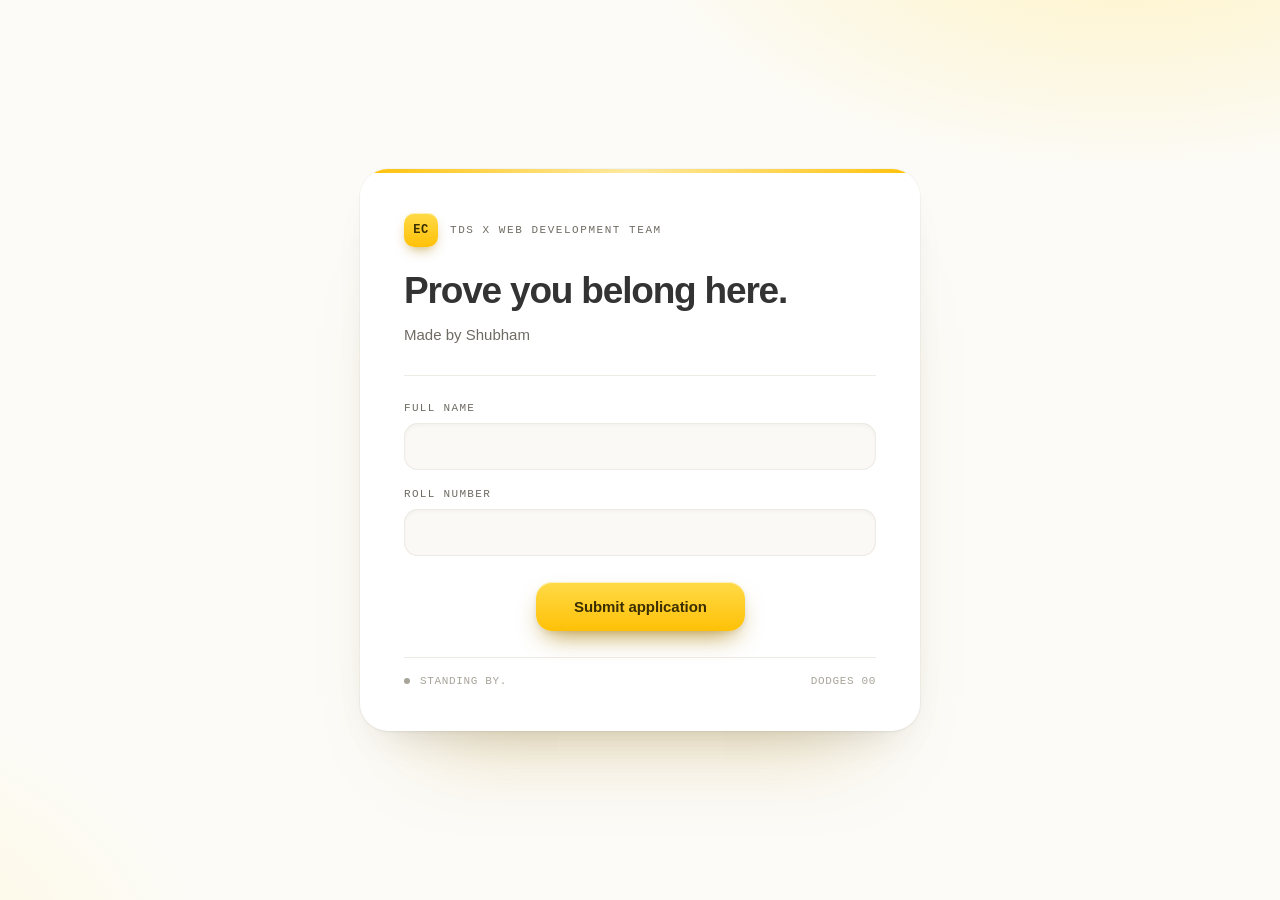
<file: index.html>
<!DOCTYPE html>
<html lang="en">
<head>
<meta charset="utf-8" />
<meta name="viewport" content="width=device-width, initial-scale=1" />
<title>TDS X Web Development Team</title>



<link rel="stylesheet" href="style.css" />
</head>
<body>

<main class="stage">


  <section class="portal" id="arena">
    <header class="crest">
      <span class="seal" aria-hidden="true">EC</span>
      <p class="eyebrow">TDS X Web Development Team</p>
    </header>

    <h1 class="headline">Prove you belong here.</h1>
    <p class="deck">Made by Shubham</p>

    <form class="intake" id="intakeForm" autocomplete="off">
      <div class="field">
        <label class="label" for="name">Full name</label>
        <input class="input" id="name" name="name" type="text"
               placeholder="" maxlength="60" required />
      </div>

      <div class="field">
        <label class="label" for="roll">Roll number</label>
        <input class="input" id="roll" name="roll" type="text"
               placeholder="" pattern="[A-Za-z0-9]{4,12}"
               title="4–12 letters or digits" required />
      </div>
    
      <button class="sneaky-btn" id="sneakyBtn" type="submit"
              tabindex="-1" aria-label="Submit application">
        <span class="btn-face" id="btnFace">Submit application</span>
      </button>
    </form>

    <footer class="log" id="log" aria-live="polite">
      <span class="log-dot" aria-hidden="true"></span>
      <span class="log-text" id="logText">Standing by.</span>
      <span class="log-count" id="logCount">dodges 00</span>
    </footer>
  </section>


  <section class="cleared" id="cleared" hidden>
    <svg class="tick" viewBox="0 0 52 52" aria-hidden="true">
      <circle class="tick-ring" cx="26" cy="26" r="23" />
      <path class="tick-path" d="M15.5 27 L22.5 34 L37 19" />
    </svg>

    <h2 class="cleared-title">Congratulations! You passed the first filter.</h2>
    <p class="cleared-deck" id="clearedDeck">Application received.</p>

    <dl class="receipt">
      <div><dt>Candidate</dt><dd id="rCandidate">—</dd></div>
      <div><dt>Clearance</dt><dd id="rCode">—</dd></div>
    </dl>

    <button class="ghost-btn" id="resetBtn" type="button">Run it back</button>
  </section>

</main>

<script src="script.js"></script>
</body>
</html>
</file>
<file: style.css>
:root {
 
  --paper:      #FFFFFF;
  --stage:      #FCFBF7;
  --wash:       #FFFAE6;
  --line:       #EDEBE3;

  --ink:        #333333;
  --ink-mute:   #6E6B62;
  --ink-faint:  #A8A49A;

  --gold:       #FFC107;
  --gold-lift:  #FFDA47;
  --gold-deep:  #A97C00;
  --gold-ink:   #3A2E00;

  --sans: "Segoe UI Variable Display", "Segoe UI", -apple-system, BlinkMacSystemFont,
          "Inter", "Helvetica Neue", Arial, sans-serif;
  --mono: ui-monospace, "Cascadia Mono", "SF Mono", "JetBrains Mono", Consolas,
          "Liberation Mono", monospace;

  
  --snap:  cubic-bezier(.22, 1.42, .36, 1);  
  --glide: cubic-bezier(.32, .72, .16, 1);
}

*, *::before, *::after { box-sizing: border-box; }

html { -webkit-text-size-adjust: 100%; }

body {
  margin: 0;
  min-height: 100svh;
  display: grid;
  place-items: center;
  padding: 48px 20px;
  font-family: var(--sans);
  color: var(--ink);
  -webkit-font-smoothing: antialiased;
  background:
    radial-gradient(820px 460px at 88% -12%, #FFF2BE 0%, transparent 62%),
    radial-gradient(680px 480px at -14% 108%, #FFF8DC 0%, transparent 58%),
    var(--stage);
}

.stage { width: min(560px, 100%); position: relative; }



.portal {
  position: relative;
  overflow: hidden;
  padding: clamp(28px, 6vw, 44px);
  border-radius: 28px;
  background: var(--paper);
  box-shadow:
    0 0 0 1px rgba(51, 51, 51, .04),
    0 2px 3px rgba(51, 51, 51, .025),
    0 20px 44px -26px rgba(51, 51, 51, .22),
    0 64px 88px -64px rgba(169, 124, 0, .38),
    inset 0 1px 0 #FFFFFF;
  transition: opacity .42s var(--glide), transform .42s var(--glide);
}

.portal::before {                  
  content: "";
  position: absolute;
  inset: 0 0 auto;
  height: 4px;
  background: linear-gradient(90deg, var(--gold) 0%, #FFE9A0 48%, var(--gold) 100%);
}

.portal.vanish {
  opacity: 0;
  transform: translateY(-12px) scale(.975);
  pointer-events: none;
}



.crest { display: flex; align-items: center; gap: 12px; }

.seal {
  display: grid;
  place-items: center;
  width: 34px; height: 34px;
  border-radius: 10px;
  background: linear-gradient(180deg, var(--gold-lift), var(--gold));
  color: var(--gold-ink);
  font-family: var(--mono);
  font-size: 12px;
  font-weight: 700;
  letter-spacing: .04em;
  box-shadow: 0 6px 14px -6px rgba(169, 124, 0, .85), inset 0 1px 0 rgba(255,255,255,.6);
}

.eyebrow {
  margin: 0;
  font-family: var(--mono);
  font-size: 11px;
  letter-spacing: .14em;
  text-transform: uppercase;
  color: var(--ink-mute);
}

.sep { color: var(--gold); font-style: normal; padding: 0 2px; }



.headline {
  margin: 24px 0 0;
  font-size: clamp(29px, 7.4vw, 37px);
  font-weight: 700;
  line-height: 1.06;
  letter-spacing: -.032em;
}

.deck {
  margin: 13px 0 0;
  max-width: 40ch;
  font-size: 15px;
  line-height: 1.6;
  color: var(--ink-mute);
}


/* ---------- fields ---------- */

.intake {
  display: grid;
  gap: 18px;
  margin-top: 28px;
  padding-top: 26px;
  border-top: 1px solid var(--line);
}

.row { display: grid; grid-template-columns: 1fr 1fr; gap: 16px; }

.label {
  display: block;
  margin-bottom: 9px;
  font-family: var(--mono);
  font-size: 11px;
  letter-spacing: .12em;
  text-transform: uppercase;
  color: var(--ink-mute);
  transition: color .3s var(--glide);
}

.field:focus-within .label { color: var(--gold-deep); }

.input {
  width: 100%;
  padding: 15px 16px;
  border: 0;
  border-radius: 14px;
  background: #FAF9F5;
  color: var(--ink);
  font-family: var(--sans);
  font-size: 15px;
  box-shadow:
    inset 0 0 0 1px var(--line),
    inset 0 2px 4px rgba(51, 51, 51, .045);
  transition:
    box-shadow .34s var(--glide),
    background .34s var(--glide),
    transform  .34s var(--snap);
}

.input::placeholder { color: var(--ink-faint); }

.input:focus-visible,
.input:focus {
  outline: none;
  background: var(--paper);
  transform: translateY(-2px);
  box-shadow:
    inset 0 0 0 1.5px var(--gold),
    0 10px 20px -12px rgba(169, 124, 0, .7);
}


.picker { position: relative; }

.select {
  appearance: none;
  -webkit-appearance: none;
  padding-right: 40px;
  cursor: pointer;
}

.select:invalid { color: var(--ink-faint); }   

.chevron {
  position: absolute;
  top: 50%; right: 15px;
  width: 12px;
  transform: translateY(-50%);
  fill: none;
  stroke: var(--gold-deep);
  stroke-width: 1.8;
  stroke-linecap: round;
  pointer-events: none;
}




.sneaky-btn {
  position: relative;
  z-index: 3;                     
  justify-self: center;
  margin-top: 8px;
  padding: 16px 38px;
  border: 0;
  border-radius: 16px;
  background: linear-gradient(180deg, var(--gold-lift) 0%, var(--gold) 100%);
  color: var(--gold-ink);
  font-family: var(--sans);
  font-size: 15px;
  font-weight: 650;
  letter-spacing: -.005em;
  white-space: nowrap;
  cursor: pointer;
  overflow: hidden;
  user-select: none;
  will-change: transform;
  box-shadow:
    inset 0 1px 0 rgba(255, 255, 255, .65),
    0 12px 26px -10px rgba(169, 124, 0, .9),
    0 2px 5px rgba(51, 51, 51, .09);
  
  transition: transform .24s var(--snap), box-shadow .3s var(--glide);
}

.sneaky-btn::after {               
  content: "";
  position: absolute;
  inset: 0;
  background: linear-gradient(104deg,
    transparent 42%, rgba(255, 255, 255, .5) 50%, transparent 58%);
  transform: translateX(-130%);
  animation: sheen 4.2s var(--glide) 1.4s infinite;
}

.sneaky-btn:active { transform: scale(.96); }

/* Disarmed via DevTools? Then you've earned a hover state. */
.sneaky-btn.tamed:hover {
  box-shadow:
    inset 0 1px 0 rgba(255, 255, 255, .65),
    0 18px 34px -10px rgba(169, 124, 0, 1),
    0 2px 5px rgba(51, 51, 51, .09);
}

.btn-face { position: relative; z-index: 1; }


/* ---------- intake log (live commentary) ---------- */

.log {
  display: flex;
  align-items: center;
  gap: 10px;
  margin-top: 26px;
  padding-top: 17px;
  border-top: 1px solid var(--line);
  font-family: var(--mono);
  font-size: 11px;
  letter-spacing: .06em;
  text-transform: uppercase;
  color: var(--ink-faint);
}

.log-dot {
  flex: none;
  width: 6px; height: 6px;
  border-radius: 50%;
  background: var(--ink-faint);
  transition: background .3s var(--glide), box-shadow .3s var(--glide);
}

.log.hot { color: var(--gold-deep); }
.log.hot .log-dot { background: var(--gold); box-shadow: 0 0 0 4px var(--wash); }

.log-text { transition: opacity .2s var(--glide); }
.log.blink .log-text { opacity: 0; }

.log-count { margin-left: auto; flex: none; font-variant-numeric: tabular-nums; }




.cleared {
  position: relative;
  padding: clamp(38px, 8vw, 54px) clamp(28px, 6vw, 44px);
  border-radius: 28px;
  text-align: center;
  background: var(--paper);
  box-shadow:
    0 0 0 1px rgba(51, 51, 51, .04),
    0 20px 44px -26px rgba(51, 51, 51, .22),
    0 70px 96px -60px rgba(169, 124, 0, .5);
  animation: land .58s var(--snap) both;
}

.cleared::before {                 
  content: "";
  position: absolute;
  inset: -30% 10% auto;
  height: 70%;
  border-radius: 50%;
  background: radial-gradient(closest-side, rgba(255, 193, 7, .3), transparent 72%);
  filter: blur(10px);
  z-index: -1;
  animation: bloom 1.1s var(--glide) both;
}

.tick { width: 62px; height: 62px; margin-bottom: 22px; fill: none; }

.tick-ring {
  stroke: var(--gold);
  stroke-width: 3;
  stroke-dasharray: 145;
  stroke-dashoffset: 145;
  animation: draw .72s var(--glide) .1s forwards;
}

.tick-path {
  stroke: var(--gold-deep);
  stroke-width: 3.4;
  stroke-linecap: round;
  stroke-linejoin: round;
  stroke-dasharray: 42;
  stroke-dashoffset: 42;
  animation: draw .42s var(--snap) .5s forwards;
}

.cleared-title {
  margin: 0 auto;
  max-width: 22ch;
  font-size: clamp(23px, 5.6vw, 28px);
  font-weight: 700;
  line-height: 1.18;
  letter-spacing: -.028em;
}

.cleared-deck {
  margin: 14px auto 0;
  max-width: 34ch;
  font-size: 15px;
  line-height: 1.6;
  color: var(--ink-mute);
}

.receipt {
  display: grid;
  grid-template-columns: repeat(3, 1fr);
  gap: 4px;
  margin: 30px 0 0;
  padding: 18px 6px;
  border-top: 1px solid var(--line);
  border-bottom: 1px solid var(--line);
  text-align: left;
}

.receipt dt {
  font-family: var(--mono);
  font-size: 10px;
  letter-spacing: .12em;
  text-transform: uppercase;
  color: var(--ink-faint);
}

.receipt dd {
  margin: 6px 0 0;
  font-size: 13.5px;
  font-weight: 600;
  line-height: 1.35;
  overflow-wrap: anywhere;
}

#rCode { font-family: var(--mono); color: var(--gold-deep); letter-spacing: .04em; }

.ghost-btn {
  margin-top: 26px;
  padding: 12px 22px;
  border: 1px solid var(--line);
  border-radius: 13px;
  background: transparent;
  color: var(--ink-mute);
  font-family: var(--sans);
  font-size: 14px;
  font-weight: 550;
  cursor: pointer;
  transition: border-color .3s var(--glide), color .3s var(--glide), transform .3s var(--snap);
}

.ghost-btn:hover {
  border-color: var(--gold);
  color: var(--ink);
  transform: translateY(-2px);
}

.ghost-btn:focus-visible { outline: 2px solid var(--gold-deep); outline-offset: 3px; }




@keyframes sheen { 0% { transform: translateX(-130%); } 55%, 100% { transform: translateX(130%); } }
@keyframes nudge { 0%,100% { transform: translateX(0); } 22% { transform: translateX(-6px); } 55% { transform: translateX(5px); } 80% { transform: translateX(-2px); } }
@keyframes draw  { to { stroke-dashoffset: 0; } }
@keyframes land  { from { opacity: 0; transform: translateY(20px) scale(.94); } to { opacity: 1; transform: none; } }
@keyframes bloom { from { opacity: 0; transform: scale(.6); } to { opacity: 1; transform: none; } }




@media (max-width: 479px) {
  .row { grid-template-columns: 1fr; }
  .receipt { grid-template-columns: 1fr; gap: 14px; }
  .sneaky-btn { width: 100%; padding-inline: 20px; }
}



@media (prefers-reduced-motion: reduce) {
  *, *::before, *::after {
    animation-duration: .01ms !important;
    animation-iteration-count: 1 !important;
    transition-duration: .01ms !important;
  }
  
}
</file>
